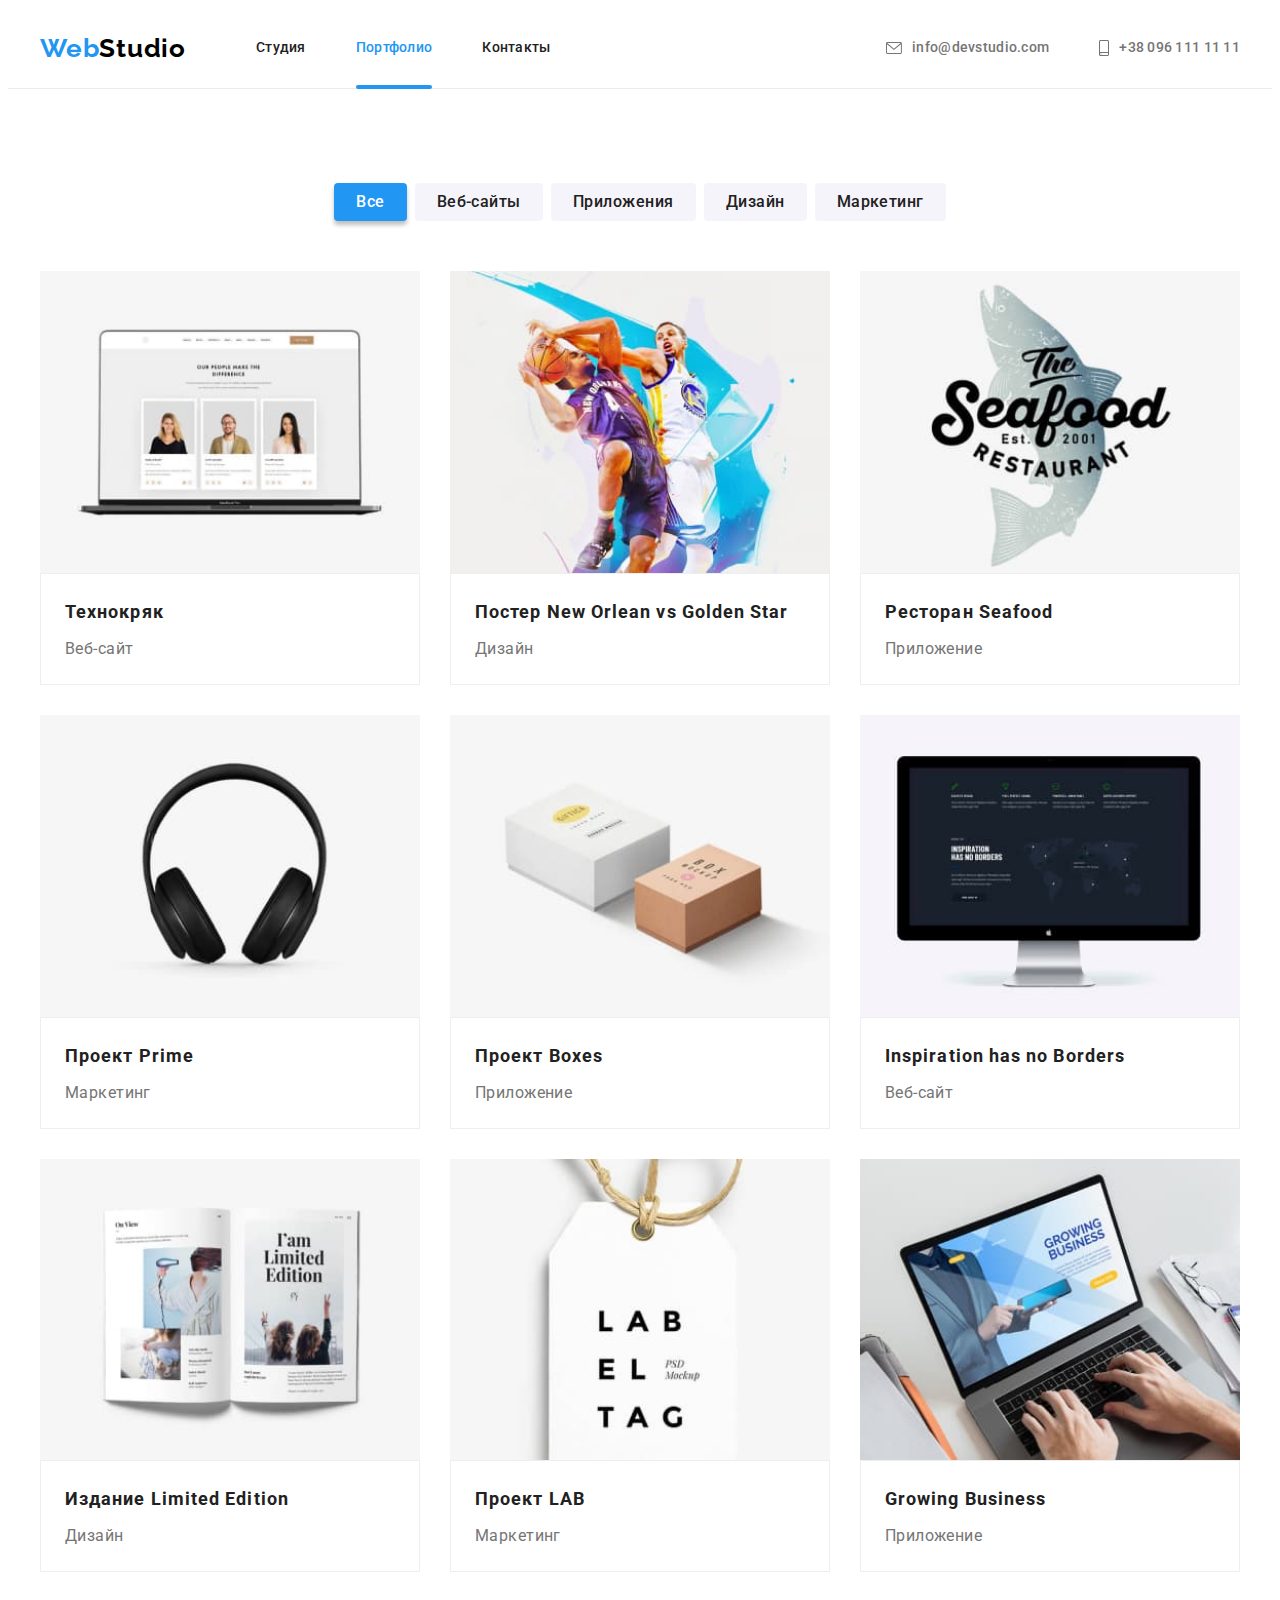
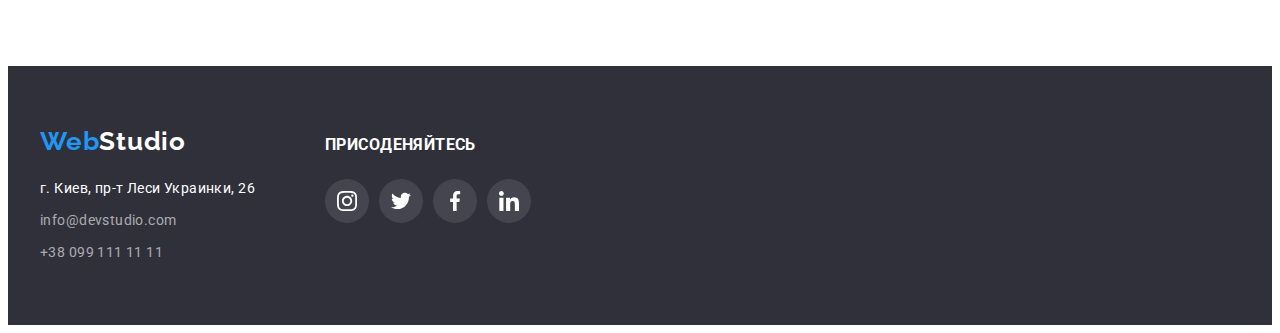
<file: portfolio.html>
<!DOCTYPE html>
<html lang="ru">
<head>
    <meta charset="UTF-8">
    <meta http-equiv="X-UA-Compatible" content="IE=edge">
    <meta name="viewport" content="width=device-width, initial-scale=1.0">
<link rel="stylesheet" href="https://cdnjs.cloudflare.com/ajax/libs/modern-normalize/1.1.0/modern-normalize.min.css"
    integrity="sha512-wpPYUAdjBVSE4KJnH1VR1HeZfpl1ub8YT/NKx4PuQ5NmX2tKuGu6U/JRp5y+Y8XG2tV+wKQpNHVUX03MfMFn9Q=="
    crossorigin="anonymous" referrerpolicy="no-referrer" />
    <link rel="stylesheet" href="./css/styles.css" />
    <link rel="preconnect" href="https://fonts.googleapis.com">
    <link rel="preconnect" href="https://fonts.gstatic.com" crossorigin>
    <link href="https://fonts.googleapis.com/css2?family=Raleway:wght@700&family=Roboto:wght@400;500;700;900&display=swap"
        rel="stylesheet">
    <title>Портфолио</title>
</head>
<body>
<header class="header">
    <div class="container header-container">
        <nav class="header-nav">
            <a class="logo link" href="./index.html">Web<span class="logo-header">Studio</span></a>
            <ul class="list header-list">
                <li class="header-item">
                    <a class="link header-link" href="./index.html">Студия</a>
                </li>
                <li class="header-item">
                    <a class="link header-link current" href="./portfolio.html">Портфолио</a>
                </li>
                <li class="header-item">
                    <a class="link header-link" href="/">Контакты</a>
                </li>
            </ul>
        </nav>
        <ul class="list header-contacts">

            <li class="contacts-item">
                <a class="link header-link" href="mailto:info@devstudio.com"><svg class="contacts-icon" width="16"
                        height="12">
                        <use href="./images/icons.svg#icon-envelope-hover"></use>
                    </svg>info@devstudio.com</a>
            </li>

            <li class="contacts-item">
                <a class="link header-link" href="tel:+380961111111"><svg class="contacts-icon" width="10" height="16">
                        <use href="./images/icons.svg#icon-smartphone-hover"></use>
                    </svg>+38 096 111 11 11</a>
            </li>

        </ul>
    </div>
</header>
<main>
    <section class="section portfolio-section">
        <div class="container">
    <h1 class="visually-hidden">Портфолио</h1>
        <ul class="list button-list">

            <li class="button-item">
                <button class="button portfolio-button current-button" type="button">Все</button>
            </li>

            <li class="button-item">
                <button class="button portfolio-button" type="button">Веб-сайты</button>
            </li>

            <li class="button-item">
                <button class="button portfolio-button" type="button">Приложения</button>
            </li>
            <li class="button-item">
                <button class="button portfolio-button" type="button">Дизайн</button>
            </li>

            <li class="button-item">
                <button class="button portfolio-button" type="button">Маркетинг</button>
            </li>

        </ul>
        <h2 class="visually-hidden">Наши работы</h2>
        <ul class="list card-set">

            <li class="item works-thumb">         
                <a class="link works-link" href="/" target="blank" rel="noopener noreferrer">
                <div class="overlay-block">
                    <p class="works-overlay-text">
                        Технокряк это современная площадка распространения коронавируса. Компании используют
                        эту
                        платформу для цифрового
                        шпионажа и атак на защищённые сервера конкурентов.
                    </p>                                      
                <img class="works-image" src="./images/website-laptop.jpg" alt="Веб-сайт Технокряк" width="370" height="294">
                </div>
                <div class="works-space">
                <h3  class="title works-title">Технокряк</h3>
                <p class="works-description">Веб-сайт</p>
                </div>
                </a>
            </li>

            <li class="item works-thumb">
                <a class="link works-link" href="/" target="blank" rel="noopener noreferrer">
                <div class="overlay-block">
                    <p class="works-overlay-text">
                        Технокряк это современная площадка распространения коронавируса. Компании используют
                        эту
                        платформу для цифрового
                        шпионажа и атак на защищённые сервера конкурентов.
                    </p>
                <img src="./images/design-basketball.jpg" alt="Дизайн Постер New Orlean vs Golden Star" width="370" height="294">
                </div>
                <div class="works-space">
                <h3  class="title works-title">Постер New Orlean vs Golden Star</h3>
                <p class="works-description">Дизайн</p>
                </div>
                </a>
            </li>

            <li class="item works-thumb">
                <a class="link works-link" href="/" target="blank" rel="noopener noreferrer">
                <div class="overlay-block">
                    <p class="works-overlay-text">
                        Технокряк это современная площадка распространения коронавируса. Компании используют
                        эту
                        платформу для цифрового
                        шпионажа и атак на защищённые сервера конкурентов.
                    </p>
                    <img src="./images/application-restaurant.jpg" alt="Приложение Ресторан Seafood" width="370" height="294">
                </div>
                    <div class="works-space">
                <h3  class="title works-title">Ресторан Seafood</h3>
                <p class="works-description">Приложение</p>
                </div>
                </a>
            </li>

            <li class="item works-thumb">
                <a class="link works-link" href="/" target="blank" rel="noopener noreferrer">
                <div class="overlay-block">
                    <p class="works-overlay-text">
                        Технокряк это современная площадка распространения коронавируса. Компании используют
                        эту
                        платформу для цифрового
                        шпионажа и атак на защищённые сервера конкурентов.
                    </p>
                    <img src="./images/marketing-headphones.jpg" alt="Маркетинг Проект Prime" width="370" height="294">
                </div>
                    <div class="works-space">
                <h3  class="title works-title">Проект Prime</h3>
                <p class="works-description">Маркетинг</p>
                </div>
                </a>
            </li>

            <li class="item works-thumb">
                <a class="link works-link" href="/" target="blank" rel="noopener noreferrer">
                <div class="overlay-block">
                    <p class="works-overlay-text">
                        Технокряк это современная площадка распространения коронавируса. Компании используют
                        эту
                        платформу для цифрового
                        шпионажа и атак на защищённые сервера конкурентов.
                    </p>
                    <img src="./images/application-boxes.jpg" alt="Приложение Проект Boxes" width="370" height="294">
                </div>
                    <div class="works-space">
                <h3  class="title works-title">Проект Boxes</h3>
                <p class="works-description">Приложение</p>
                </div>
                </a>
            </li>

            <li class="item works-thumb">
                <a class="link works-link" href="/" target="blank" rel="noopener noreferrer">
                <div class="overlay-block">
                    <p class="works-overlay-text">
                        Технокряк это современная площадка распространения коронавируса. Компании используют
                        эту
                        платформу для цифрового
                        шпионажа и атак на защищённые сервера конкурентов.
                    </p>
                    <img src="./images/website-screen.jpg" alt="Веб-сайт Inspiration has no Borders" width="370" height="294">
                </div>
                    <div class="works-space">
                <h3  class="title works-title" lang="en">Inspiration has no Borders</h3>
                <p class="works-description">Веб-сайт</p>
                </div>
                </a>
            </li>

            <li class="item works-thumb">
                <a class="link works-link" href="/" target="blank" rel="noopener noreferrer">
                <div class="overlay-block">
                    <p class="works-overlay-text">
                        Технокряк это современная площадка распространения коронавируса. Компании используют
                        эту
                        платформу для цифрового
                        шпионажа и атак на защищённые сервера конкурентов.
                    </p>
                    <img src="./images/design-magazine.jpg" alt="Дизайн Издание Limited Edition" width="370" height="294">
                </div>
                    <div class="works-space">
                <h3  class="title works-title">Издание Limited Edition</h3>
                <p class="works-description">Дизайн</p>
                </div>
                </a>
            </li>

            <li class="item works-thumb">
                <a class="link works-link" href="/" target="blank" rel="noopener noreferrer">
                <div class="overlay-block">
                    <p class="works-overlay-text">
                        Технокряк это современная площадка распространения коронавируса. Компании используют
                        эту
                        платформу для цифрового
                        шпионажа и атак на защищённые сервера конкурентов.
                    </p>
                    <img src="./images/marketing-ad.jpg" alt="Маркетинг Проект LAB" width="370" height="294">
                </div>
                    <div class="works-space">
                <h3  class="title works-title">Проект LAB</h3>
                <p class="works-description">Маркетинг</p>
                </div>
                </a>
            </li>

            <li class="item works-thumb"> 
                <a class="link works-link" href="/" target="blank" rel="noopener noreferrer">
                <div class="overlay-block">
                    <p class="works-overlay-text">
                        Технокряк это современная площадка распространения коронавируса. Компании используют
                        эту
                        платформу для цифрового
                        шпионажа и атак на защищённые сервера конкурентов.
                    </p>
                    <img src="./images/application-laptop.jpg" alt="Приложение Growing Business" width="370" height="294">
                </div>
                    <div class="works-space">
                <h3  class="title works-title" lang="en">Growing Business</h3>
                <p class="works-description">Приложение</p>
                </div>
                </a>
            </li>
        </ul>
        </div>
    </section>

</main>
<footer class="footer">
    <div class="container footer-container">
        <div class="footer-cont-item">
            <a class="logo link" href="./index.html">Web<span class="logo-footer">Studio</span></a>
            <address class="address">
                <ul class="list footer-list">
                    <li class="footer-item">
                        <a class="link map
                            footer-link" href=" https://goo.gl/maps/RUXcLLHn3c5osdES6" target="blank"
                            rel="noopener noreferrer">г. Киев, пр-т Леси Украинки, 26</a>
                    </li>
                    <li class="footer-item">
                        <a class="link footer-link" href=" mailto:info@devstudio.com">info@devstudio.com</a>
                    </li>
                    <li class="footer-item">
                        <a class="link footer-link" href="tel:+380961111111">+38 099 111 11 11</a>
                    </li>
                </ul>
            </address>
        </div>
        <div class="footer-cont-item">
            <h3 class="title join-title">Присоденяйтесь</h3>
            <ul class="list social-list">
                <li class="social-item">
                    <a href="/" class="social-link" target="blank" rel="noopener noreferrer">
                        <svg class="social-icon" width="20" height="20">
                            <use href="./images/icons.svg#icon-instagram-2"></use>
                        </svg>
                    </a>
                </li>

                <li class="social-item">
                    <a href="/" class="social-link" target="blank" rel="noopener noreferrer">
                        <svg class="social-icon" width="20" height="20">
                            <use href="./images/icons.svg#icon-twitter-1"></use>
                        </svg>
                    </a>
                </li>

                <li class="social-item">
                    <a href="/" class="social-link" target="blank" rel="noopener noreferrer">
                        <svg class="social-icon" width="20" height="20">
                            <use href="./images/icons.svg#icon-facebook-1"></use>
                        </svg>
                    </a>
                </li>

                <li class="social-item">
                    <a href="/" class="social-link" target="blank" rel="noopener noreferrer">
                        <svg class="social-icon" width="20" height="20">
                            <use href="./images/icons.svg#icon-linkedin-1"></use>
                        </svg>
                    </a>
                </li>
            </ul>
        </div>
    </div>
</footer>
</body>
</html>
</file>
<file: css/styles.css>
:root {
  --blue-color: #2196f3;
  --blue-overlay: rgba(33, 150, 243, 0.9);
  --sec-logo-color: #000000;
  --sec-black: #212121;
  --main-text-color: #757575;
  --footer-background: #2f303a;
  --white-color: #ffffff;
  --button-color: #f5f4fa;
  --adress-color: rgba(255, 255, 255, 0.6);
  --border-header: #ececec;
  --border-works-item: #eeeeee;
  --border-clients-item: #afb1b8;
  --footer-icon: rgba(255, 255, 255, 0.1);
  --backdrop: rgba(0, 0, 0, 0.2);
  --transition: 250ms cubic-bezier(0.4, 0, 0.2, 1);
}

.list {
  list-style: none;
}

.link {
  text-decoration: none;
  color: inherit;
}

.title {
  color: var(--sec-black);
}

.container {
  width: 1200px;
  padding-left: 15px;
  padding-right: 15px;
  margin-left: auto;
  margin-right: auto;
}

p,
h1,
h2,
h3,
h4,
h5,
h6 {
  margin: 0;
}

ul {
  margin: 0;
  padding: 0;
}

img {
  display: block;
  width: 100%;
  height: auto;
}
/*--------------------body-----------------------*/

body {
  font-family: Roboto, sans-serif;
  font-size: 14px;
  line-height: 1.71;
  letter-spacing: 0.03em;
  color: var(--main-text-color);
}

/* --------------------header-------------------- */

.header {
  border-bottom: 1px solid var(--border-header);
  align-items: center;
}

.header-container {
  display: flex;
}

.logo {
  font-family: Raleway;
  color: var(--blue-color);
  font-weight: 700;
  font-size: 26px;
  line-height: 1.19;
  letter-spacing: 0.03em;
  display: block;
}

.logo-header {
  color: var(--sec-logo-color);
}

.header-link {
  font-weight: 500;
  line-height: 1.14;
  letter-spacing: 0.02em;
  padding: 32px 0;
  display: flex;
  align-items: center;
  transition: color var(--transition);
}

.header .logo {
  margin-right: 70px;
}

.header-item:not(:last-child) {
  margin-right: 50px;
}

.contacts-item:not(:last-child) {
  margin-right: 50px;
}

.header-list {
  color: var(--sec-black);
  display: flex;
  align-items: center;
}

.header-link:hover,
.header-link:focus,
.current {
  color: var(--blue-color);
}

.contacts-icon:hover,
.contacts-icon:focus {
  fill: var(--blue-color);
}

.header-contacts {
  display: flex;
  margin-left: auto;
}

.header-nav {
  display: flex;
  align-items: center;
}

.contacts-icon {
  fill: var(--main-text-color);
  margin-right: 10px;
  fill: currentColor;
}

.current {
  position: relative;
}

.current::after {
  content: '';
  width: 100%;
  height: 4px;
  border-radius: 2px;
  position: absolute;
  background-color: var(--blue-color);
  bottom: -1px;
}

/* -------------------------main section------------------------ */

.section {
  padding-bottom: 94px;
  padding-top: 94px;
}

/*-------------------hero------------------*/

.hero {
  background-color: var(--footer-background);
  padding-top: 200px;
  padding-bottom: 200px;
  text-align: center;
}

.overlay {
  background-image: linear-gradient(rgba(47, 48, 58, 0.4), rgba(47, 48, 58, 0.4)),
    url(../images/hero.jpg);
  background-repeat: no-repeat;
  background-position: center;
  background-size: cover;
  max-width: 1600px;
  margin-left: auto;
  margin-right: auto;
}

.hero-title {
  text-transform: uppercase;
  color: var(--white-color);
  font-weight: 900;
  font-size: 44px;
  line-height: 1.36;
  letter-spacing: 0.06em;
  max-width: 696px;
  margin-left: auto;
  margin-right: auto;
  margin-bottom: 30px;
  text-align: center;
}

/* -----------------strength----------------*/

.card-set {
  display: flex;
  flex-wrap: wrap;
  margin-left: -30px;
  margin-top: -30px;
}

.item {
  margin-left: 30px;
  margin-top: 30px;
}

.strength-list-item {
  flex-basis: calc(100% / 4 - 30px);
}

.strength-list-title {
  font-size: 14px;
  font-weight: 700;
  line-height: 1.14;
  text-transform: uppercase;
  margin-bottom: 10px;
}

.strength-section {
  padding-bottom: 0;
}

.strength-image {
  height: 120px;
  background-color: var(--button-color);
  border-radius: 4px;
  display: flex;
  justify-content: center;
  align-items: center;
  margin-bottom: 30px;
}

.strength-link {
  display: flex;
  justify-content: center;
}

/* ----------------general--------------- */

.section-title {
  font-size: 36px;
  line-height: 1.17;
  text-align: center;
  letter-spacing: 0.03em;
  margin-bottom: 50px;
}

.general-item {
  flex-basis: calc(100% / 3 - 30px);
  position: relative;
  display: flex;
}

.visually-hidden {
  position: absolute;
  white-space: nowrap;
  width: 1px;
  height: 1px;
  overflow: hidden;
  border: 0;
  padding: 0;
  clip: rect(0 0 0 0);
  clip-path: inset(50%);
  margin: -1px;
}

.general-item-title {
  text-transform: uppercase;
  font-size: 14px;
  position: absolute;
  bottom: 0;
  padding: 27px;
  color: var(--white-color);
  background-color: rgba(47, 48, 58, 0.8);
  width: 100%;
  text-align: center;
}

/*--------------------team--------------------*/

.team {
  background-color: var(--button-color);
}

.team-member,
.member-position {
  font-size: 16px;
  line-height: 1.19;
  text-align: center;
}

.team-member {
  margin-bottom: 10px;
}

.member-position {
  margin-bottom: 16px;
}

.team-wraper {
  padding: 30px;
}

.team-list-item {
  flex-basis: calc(100% / 4 - 30px);
  overflow: hidden;
  border-radius: 0px 0px 4px 4px;
  background-color: var(--white-color);
  box-shadow: 0px 1px 3px rgba(0, 0, 0, 0.12), 0px 1px 1px rgba(0, 0, 0, 0.14),
    0px 2px 1px rgba(0, 0, 0, 0.2);
}

.social-link {
  width: 44px;
  height: 44px;
  border-radius: 50px;
  display: flex;
  justify-content: center;
  align-items: center;
  background-color: var(--footer-icon);
  color: var(--border-clients-item);
  transition: color var(--transition), background-color var(--transition);
}

.social-link:hover,
.social-link:focus {
  background-color: var(--blue-color);
  color: var(--white-color);
}

.social-icon {
  fill: currentColor;
}

.social-list {
  display: flex;
  justify-content: center;
}

.social-item + .social-item {
  margin-left: 10px;
}

/* ----------------clients-------------- */

.clients-link {
  padding: 16px 0;
  display: flex;
  justify-content: center;
  align-items: center;
  border: 1px solid currentColor;
  border-radius: 4px;
  color: var(--border-clients-item);
  transition: color var(--transition);
}

.clients-link:hover,
.clients-link:focus {
  color: var(--blue-color);
}

.clients-icon:hover,
.clients-icon:focus {
  fill: var(--blue-color);
}

.clients-icon {
  fill: currentColor;
  transition: color var(--transition);
}

.clients-item {
  flex-basis: calc(100% / 6 - 30px);
}

/* ---------------portfolio-works------------------ */

.works-title {
  font-weight: 700;
  font-size: 18px;
  line-height: 2;
  letter-spacing: 0.06em;
  margin-bottom: 4px;
}

.works-description {
  font-size: 16px;
  line-height: 1.87;
}

.button-list {
  display: flex;
}

.works-thumb {
  flex-basis: calc(100% / 3 - 30px);
}

.works-space {
  padding: 20px 24px 20px 24px;
  border: 1px solid var(--border-works-item);
}

.works-link:hover,
.works-link:focus {
  box-shadow: 0px 1px 1px rgba(0, 0, 0, 0.12), 0px 4px 4px rgba(0, 0, 0, 0.06),
    1px 4px 6px rgba(0, 0, 0, 0.16);
}

.works-link:hover .works-overlay-text,
.works-link:focus .works-overlay-text {
  opacity: 1;
  transform: translateY(0);
}

.works-link {
  display: flex;
  flex-direction: column;
}

.works-overlay-text {
  font-size: 18px;
  line-height: 1.56;
  position: absolute;
  background-color: var(--blue-overlay);
  top: 0;
  left: 0;
  height: 100%;
  width: 100%;
  color: var(--white-color);
  text-align: left;
  display: flex;
  align-items: center;
  padding-left: 24px;
  padding-right: 24px;
  opacity: 0;
  transition: color var(--transition), opacity var(--transition), transform var(--transition);
  transform: translateY(100%);
}

.overlay-block {
  position: relative;
  overflow: hidden;
}

/* ---------------------button---------------------- */

.button {
  font-family: inherit;
  cursor: pointer;
  font-weight: 500;
}

.button-list {
  display: flex;
  justify-content: center;
  margin-bottom: 50px;
}

.button-item:not(:last-child) {
  margin-right: 8px;
}

.hero-button {
  background-color: var(--blue-color);
  color: var(--white-color);
  font-size: 16px;
  line-height: 1.87;
  letter-spacing: 0.06em;
  border: 0px;
  border-radius: 4px;
  padding: 10px 32px 10px 32px;
  transition: color var(--transition);
}

.hero-button:hover,
.hero-button:focus {
  color: var(--sec-black);
}

.portfolio-button {
  background-color: var(--button-color);
  color: var(--sec-black);
  font-size: 16px;
  line-height: 1.62;
  letter-spacing: 0.06em;
  text-align: center;
  letter-spacing: 0.03em;
  padding: 6px 22px 6px 22px;
  border: 0px;
  border-radius: 4px;
  transition: color var(--transition), background-color var(--transition),
    box-shadow var(--transition);
}

.portfolio-button:hover,
.portfolio-button:focus,
.current-button {
  background-color: var(--blue-color);
  color: var(--white-color);
  box-shadow: 0px 4px 4px 0px rgba(0, 0, 0, 0.25);
}

/* ------------------------footer----------------------- */
.footer {
  background-color: var(--footer-background);
  color: var(--adress-color);
  padding-bottom: 60px;
  padding-top: 60px;
}

.footer .logo {
  margin-bottom: 20px;
}

.address {
  font-style: inherit;
}

.logo-footer {
  color: var(--white-color);
}

.footer-link[target='blank'] {
  color: var(--white-color);
}

.footer-link:hover,
.footer-link:focus {
  color: var(--blue-color);
}

.footer-item:not(:last-child) {
  margin-bottom: 8px;
}

.footer-link {
  transition: color var(--transition);
}

.join-title {
  color: var(--white-color);
  text-transform: uppercase;
  margin-bottom: 20px;
}

.footer .social-link {
  color: var(--white-color);
}

.footer-container {
  display: flex;
  align-items: baseline;
}

.footer-cont-item:not(:last-child) {
  margin-right: 70px;
}

/* -----------------MODAL------------------ */

.backdrop {
  position: fixed;
  top: 0;
  left: 0;
  width: 100%;
  height: 100%;
  background-color: var(--backdrop);
  display: flex;
  align-items: center;
  transition: opacity var(--transition), visibility var(--transition);
}

.backdrop.is-hidden {
  opacity: 0;
  pointer-events: none;
  visibility: hidden;
}

.modal {
  position: absolute;
  top: 50%;
  left: 50%;
  transform: translate(-50%, -50%) scale(1);
  transition: transform var(--transition);
  display: flex;
  align-items: flex-start;

  width: 528px;
  height: 581px;
  border-radius: 4px;
  padding: 15px;

  background-color: var(--white-color);
}

.button-modal {
  margin-left: auto;
  border-radius: 50%;
  border: 1px solid rgba(0, 0, 0, 0.1);
  background-color: var(--white-color);
  width: 30px;
  height: 30px;
  background-image: url(./images/close-black.svg);
  display: flex;
  align-items: center;
}

.backdrop.is-hidden .modal {
  transform: translate(-50%, -50%) scale(0.7);
}
</file>
